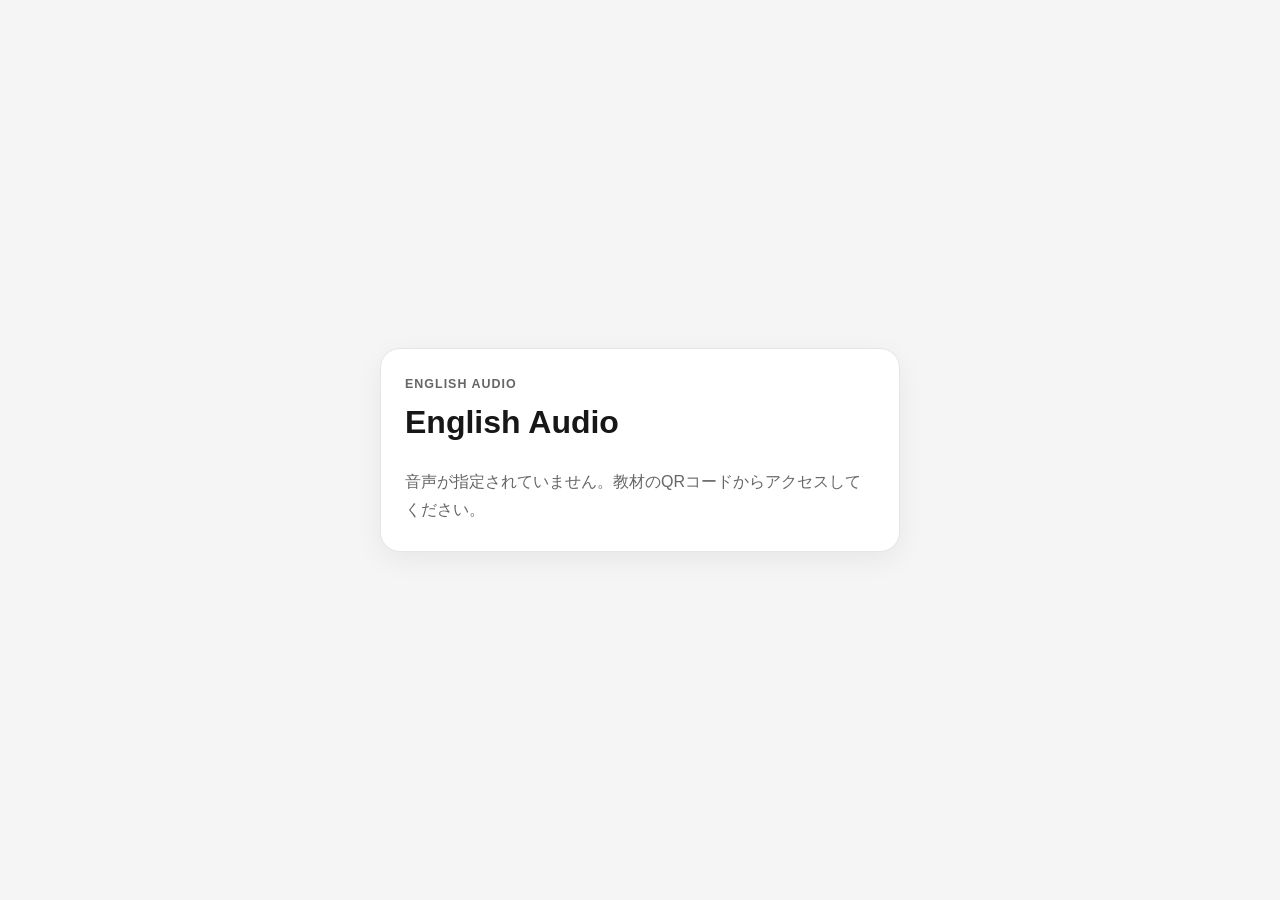
<file: index.html>
<!doctype html>
<html lang="ja">
<head>
  <meta charset="utf-8">
  <meta name="viewport" content="width=device-width, initial-scale=1">
  <meta name="robots" content="noindex,nofollow,noarchive">
  <meta name="googlebot" content="noindex,nofollow,noarchive">
  <meta name="theme-color" content="#ffffff">
  <title>English Audio</title>
  <link rel="stylesheet" href="./style.css">
</head>
<body>
  <main class="player-card" aria-live="polite">
    <p class="eyebrow">English Audio</p>
    <h1 id="track-title">音声を読み込んでいます</h1>
    <p id="track-subtitle" class="subtitle"></p>

    <section id="player-section" class="player-section" hidden>
      <audio id="audio" controls preload="metadata"></audio>

      <div class="speed-controls" aria-label="再生速度">
        <span>再生速度</span>
        <button type="button" data-speed="0.75">0.75×</button>
        <button type="button" data-speed="1" class="active">1×</button>
        <button type="button" data-speed="1.25">1.25×</button>
      </div>
    </section>

    <p id="message" class="message"></p>
  </main>

  <script src="./player.js"></script>
</body>
</html>
</file>
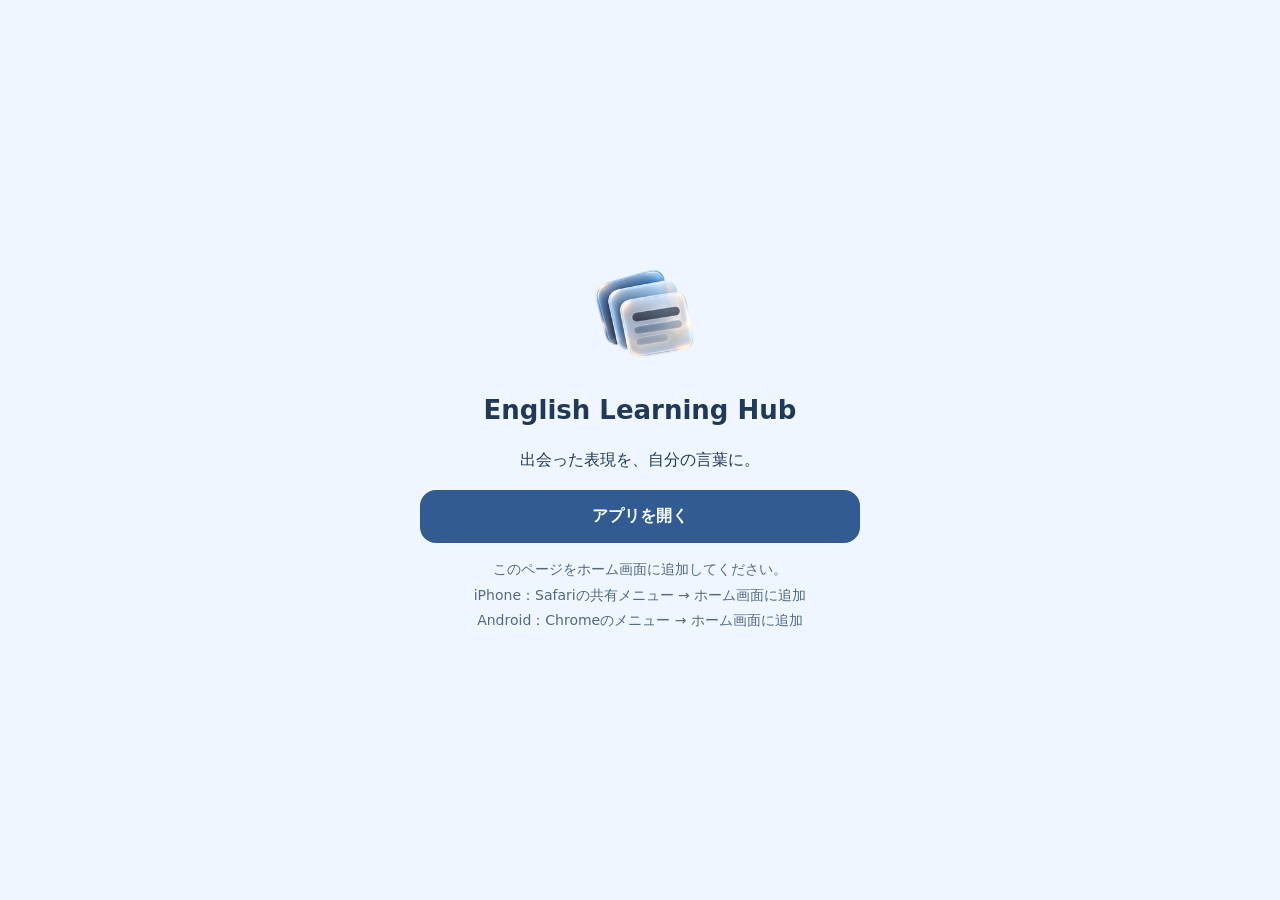
<file: english-learning-hub/index.html>
<!DOCTYPE html>
<html lang="ja">
<head>
  <meta charset="utf-8">
  <meta name="viewport" content="width=device-width, initial-scale=1">
  <meta name="robots" content="noindex,nofollow,noarchive">
  <meta name="theme-color" content="#dcecff">
  <meta name="apple-mobile-web-app-capable" content="yes">
  <meta name="apple-mobile-web-app-title" content="English Hub">
  <title>English Learning Hub</title>
  <link rel="icon" type="image/png" sizes="32x32" href="icons/icon-v3-32.png">
  <link rel="apple-touch-icon" sizes="180x180" href="icons/icon-v3-180.png">
  <link rel="manifest" href="manifest.webmanifest">
  <style>
    * { box-sizing: border-box; }
    body { margin: 0; min-height: 100vh; display: grid; place-items: center; padding: 24px; background: #eff6ff; color: #203959; font-family: system-ui, sans-serif; }
    main { width: min(100%, 440px); text-align: center; }
    img { width: 120px; height: 120px; border-radius: 26px; }
    h1 { font-size: 26px; line-height: 1.3; }
    p { line-height: 1.8; }
    a { display: block; padding: 16px; border-radius: 16px; background: #315b91; color: white; text-decoration: none; font-weight: 700; }
    .hint { font-size: 14px; color: #526985; }
  </style>
</head>
<body>
  <main>
    <img src="icons/icon-v3-192.png" alt="" width="120" height="120">
    <h1>English Learning Hub</h1>
    <p>出会った表現を、自分の言葉に。</p>
    <a href="https://script.google.com/macros/s/AKfycbwOx8h2V6IAhnD_mBKW7ST69_ErPCZbz7dRfKM9mt9Lmfg1jHVTry1TAcVkDGEVdQUO/exec">アプリを開く</a>
    <p class="hint">このページをホーム画面に追加してください。<br>iPhone：Safariの共有メニュー → ホーム画面に追加<br>Android：Chromeのメニュー → ホーム画面に追加</p>
  </main>
</body>
</html>
</file>
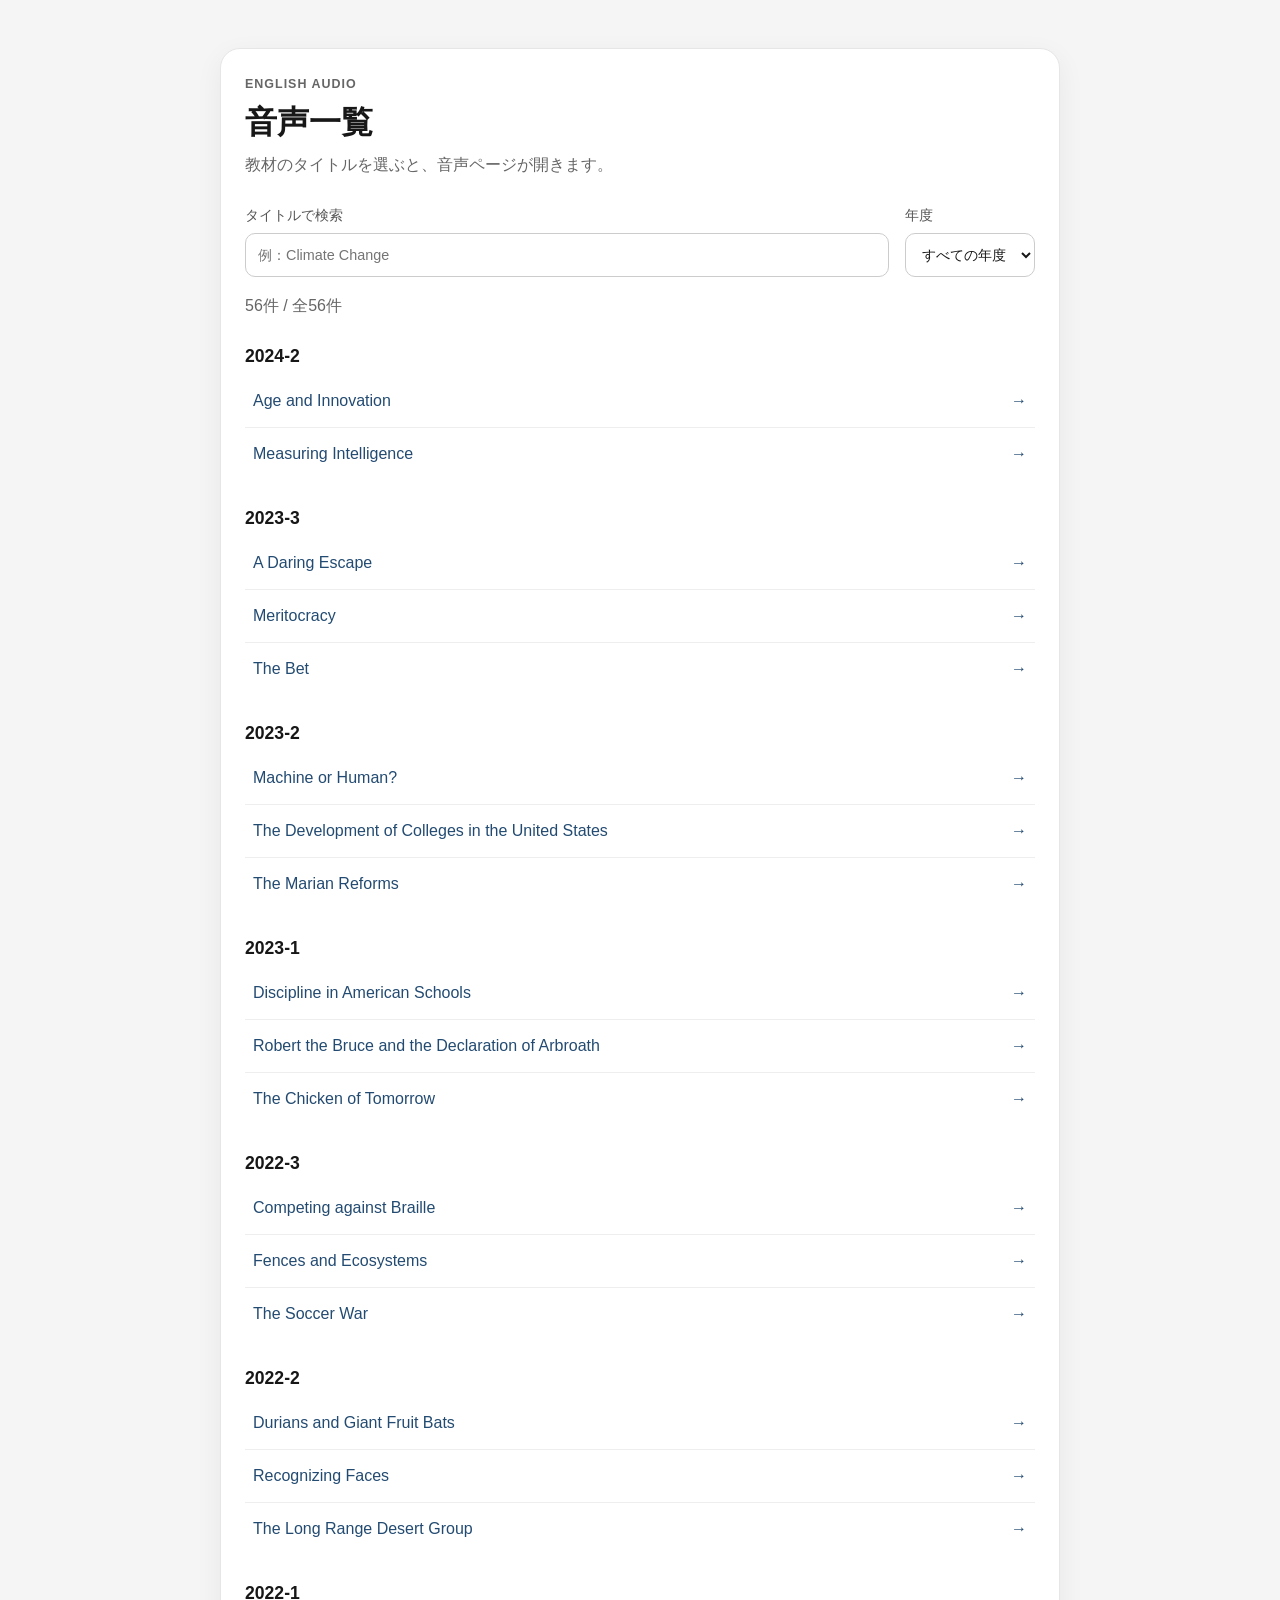
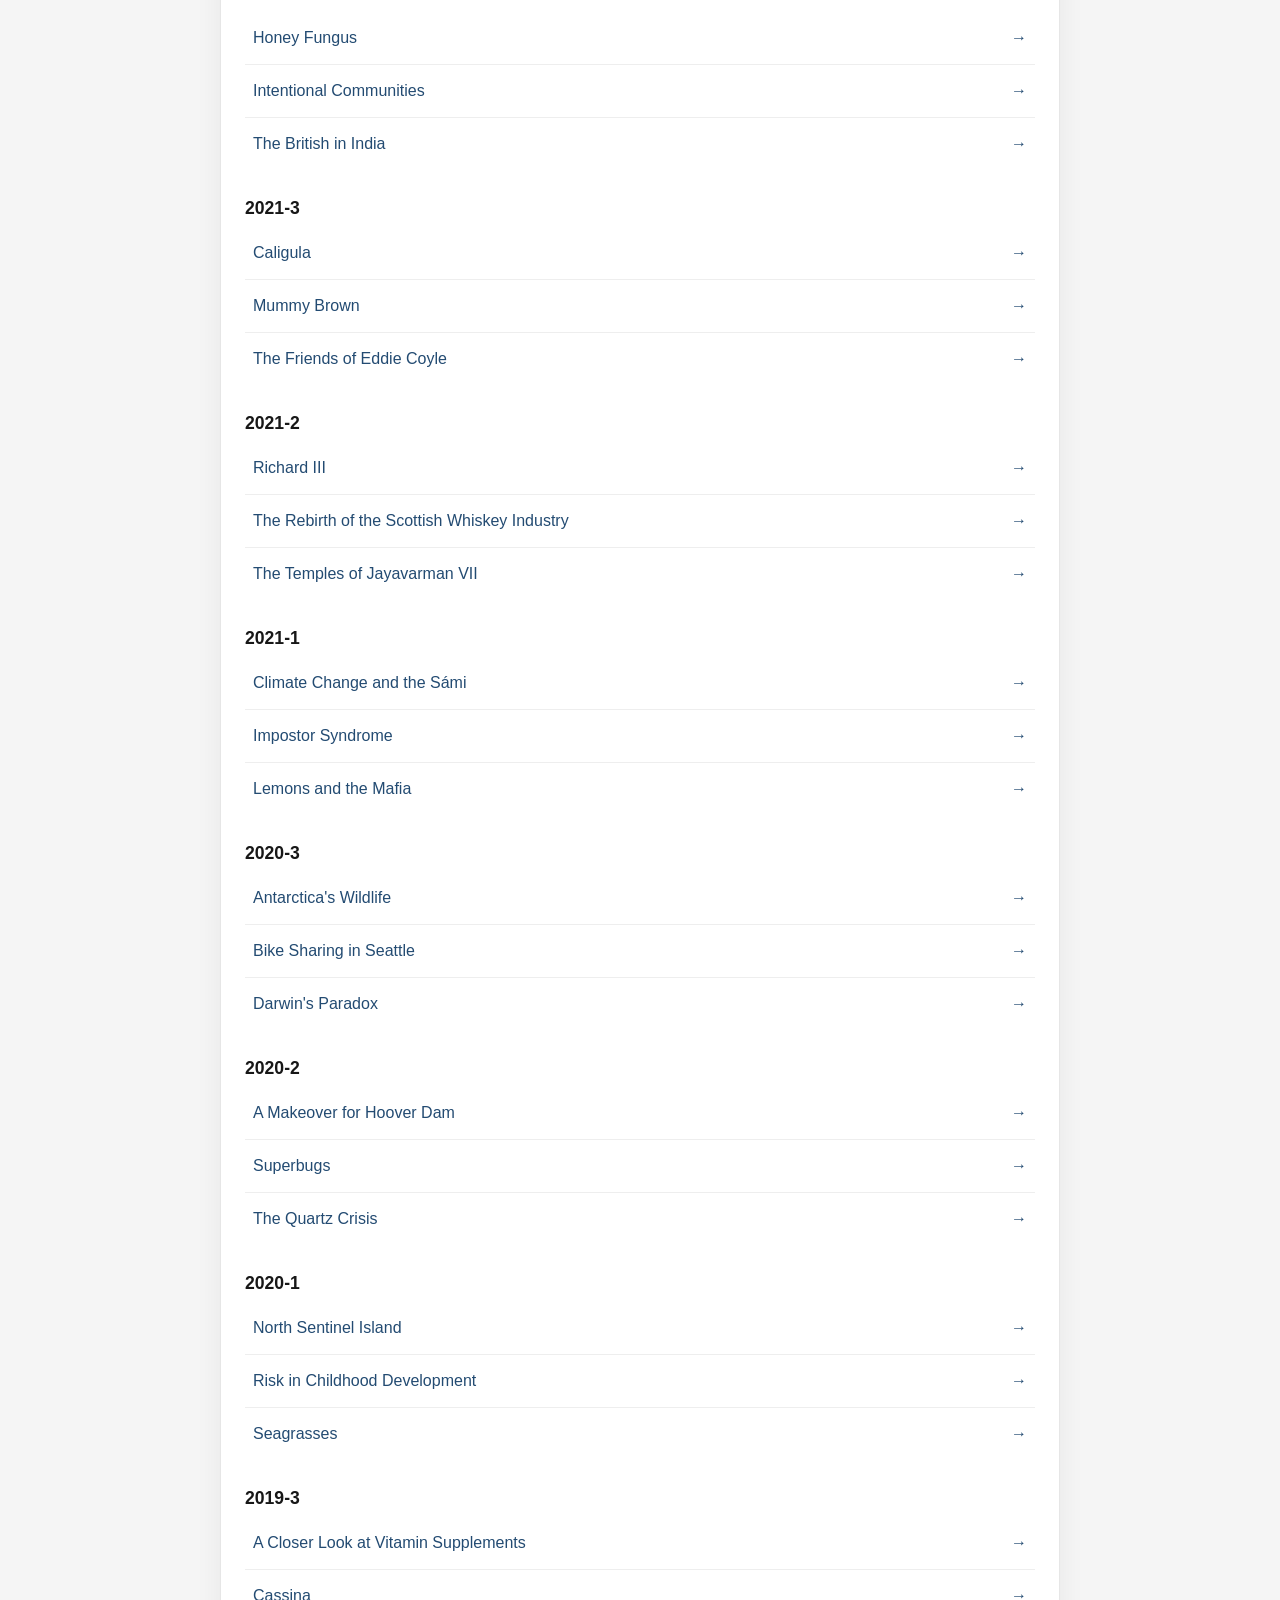
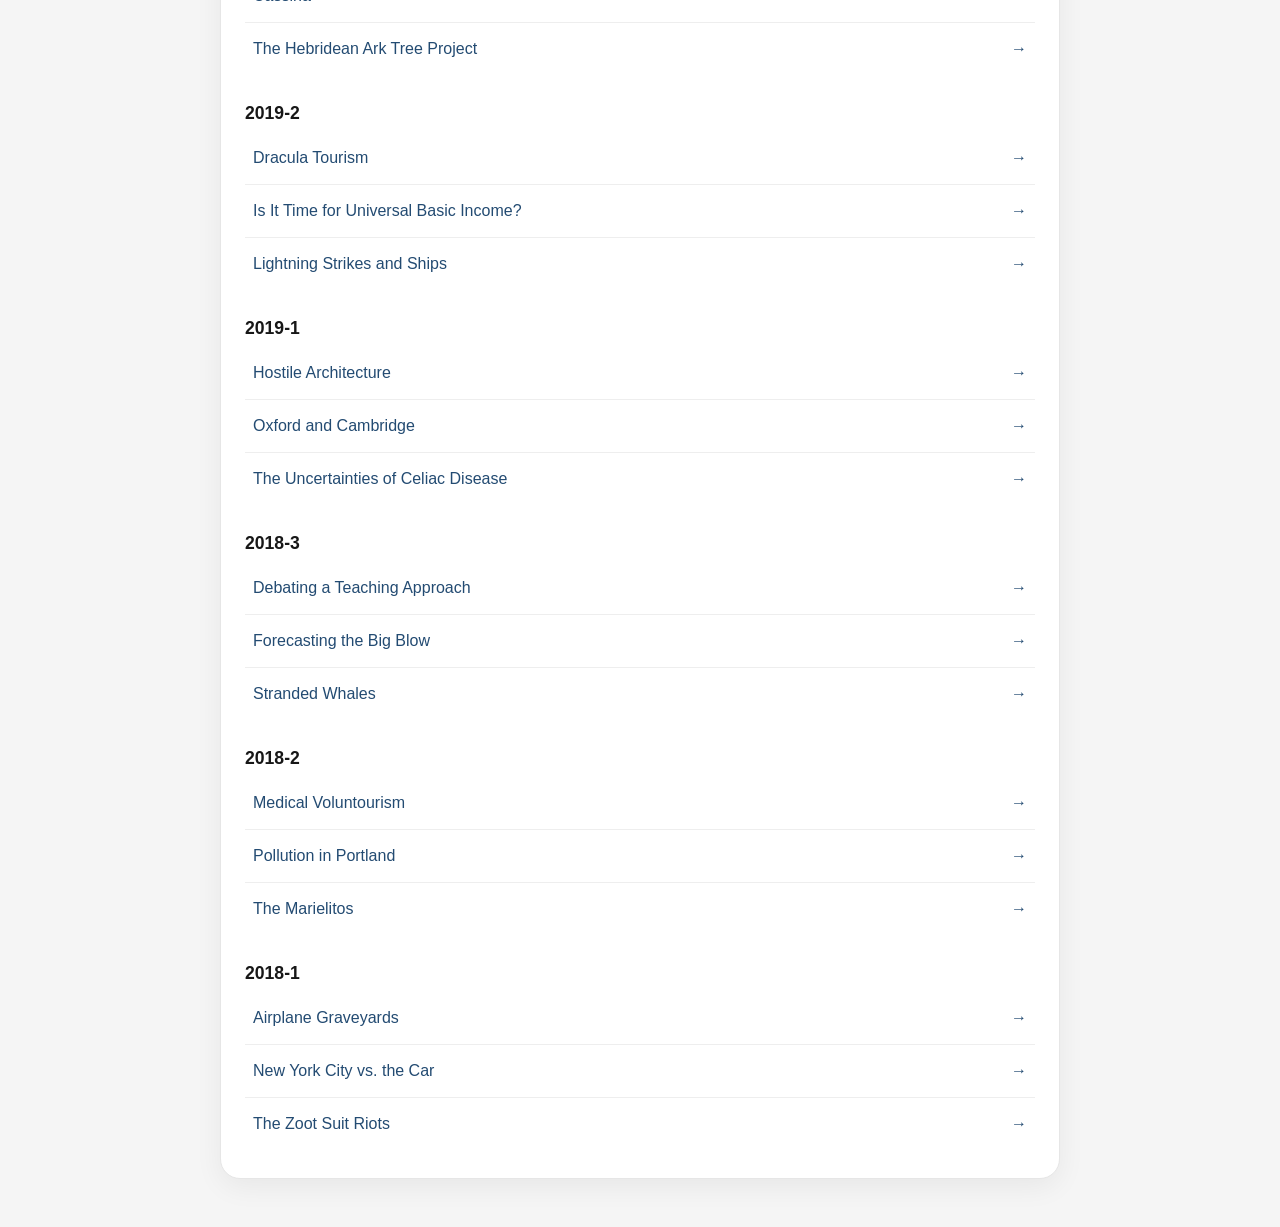
<file: list.html>
<!doctype html>
<html lang="ja">
<head>
  <meta charset="utf-8">
  <meta name="viewport" content="width=device-width, initial-scale=1">
  <meta name="robots" content="noindex,nofollow,noarchive">
  <meta name="googlebot" content="noindex,nofollow,noarchive">
  <meta name="referrer" content="no-referrer">
  <title>音声一覧 | English Audio</title>
  <link rel="stylesheet" href="./style.css">
  <link rel="stylesheet" href="./list.css">
</head>
<body>
  <main class="player-card list-card">
    <p class="eyebrow">English Audio</p>
    <h1>音声一覧</h1>
    <p class="subtitle">教材のタイトルを選ぶと、音声ページが開きます。</p>
    <div class="filters">
      <label>タイトルで検索<input id="search" type="search" placeholder="例：Climate Change" autocomplete="off"></label>
      <label>年度<select id="year"><option value="">すべての年度</option></select></label>
    </div>
    <p id="status" class="subtitle" role="status">一覧を読み込んでいます…</p>
    <div id="tracks"></div>
    <noscript><p>一覧を表示するにはJavaScriptを有効にしてください。</p></noscript>
  </main>
  <script src="./list.js"></script>
</body>
</html>
</file>
<file: style.css>
* {
  box-sizing: border-box;
}

:root {
  font-family: -apple-system, BlinkMacSystemFont, "Segoe UI", "Noto Sans JP", sans-serif;
  color: #171717;
  background: #f5f5f5;
}

body {
  margin: 0;
  min-height: 100vh;
  display: grid;
  place-items: center;
  padding: 24px;
}

.player-card {
  width: min(100%, 520px);
  background: #fff;
  border: 1px solid #e6e6e6;
  border-radius: 20px;
  padding: 28px 24px;
  box-shadow: 0 8px 28px rgba(0, 0, 0, 0.06);
}

.eyebrow {
  margin: 0 0 10px;
  font-size: 0.78rem;
  font-weight: 700;
  letter-spacing: 0.08em;
  text-transform: uppercase;
  color: #666;
}

h1 {
  margin: 0;
  font-size: clamp(1.4rem, 5vw, 2rem);
  line-height: 1.35;
}

.subtitle {
  margin: 8px 0 0;
  color: #666;
  line-height: 1.6;
}

.player-section {
  margin-top: 28px;
}

audio {
  display: block;
  width: 100%;
}

.speed-controls {
  display: flex;
  align-items: center;
  gap: 8px;
  margin-top: 18px;
  flex-wrap: wrap;
}

.speed-controls span {
  margin-right: 4px;
  font-size: 0.9rem;
  color: #555;
}

button {
  appearance: none;
  border: 1px solid #d7d7d7;
  background: #fff;
  color: #222;
  border-radius: 999px;
  padding: 8px 13px;
  font: inherit;
  cursor: pointer;
}

button.active {
  border-color: #222;
  background: #222;
  color: #fff;
}

.message {
  margin: 24px 0 0;
  color: #666;
  line-height: 1.7;
}

@media (max-width: 480px) {
  body {
    padding: 16px;
    place-items: start center;
  }

  .player-card {
    margin-top: 12vh;
    border-radius: 16px;
    padding: 24px 20px;
  }
}
</file>
<file: list.css>
body { display: block; }
.list-card { width: min(100%, 840px); margin: 24px auto; }
.filters { display: flex; gap: 16px; margin: 28px 0 16px; }
.filters label { display: grid; gap: 8px; font-size: .9rem; color: #555; }
.filters label:first-child { flex: 1; }
input, select { width: 100%; min-height: 44px; border: 1px solid #ccc; border-radius: 10px; padding: 10px 12px; font: inherit; background: #fff; color: #171717; }
.track-group { margin-top: 28px; }
.track-group h2 { font-size: 1.1rem; margin: 0 0 8px; }
.track-group ul { list-style: none; padding: 0; margin: 0; }
.track-group li + li { border-top: 1px solid #eee; }
.track-link { display: flex; align-items: center; justify-content: space-between; gap: 16px; padding: 14px 8px; min-height: 48px; color: #234b72; text-decoration: none; line-height: 1.5; overflow-wrap: anywhere; }
.track-link::after { content: '→'; flex-shrink: 0; }
.track-link:hover { background: #f3f7fb; text-decoration: underline; }
:focus-visible { outline: 3px solid #266aa6; outline-offset: 3px; }
@media (max-width: 480px) { .list-card { margin-top: 12px; } .filters { flex-direction: column; } }
</file>
